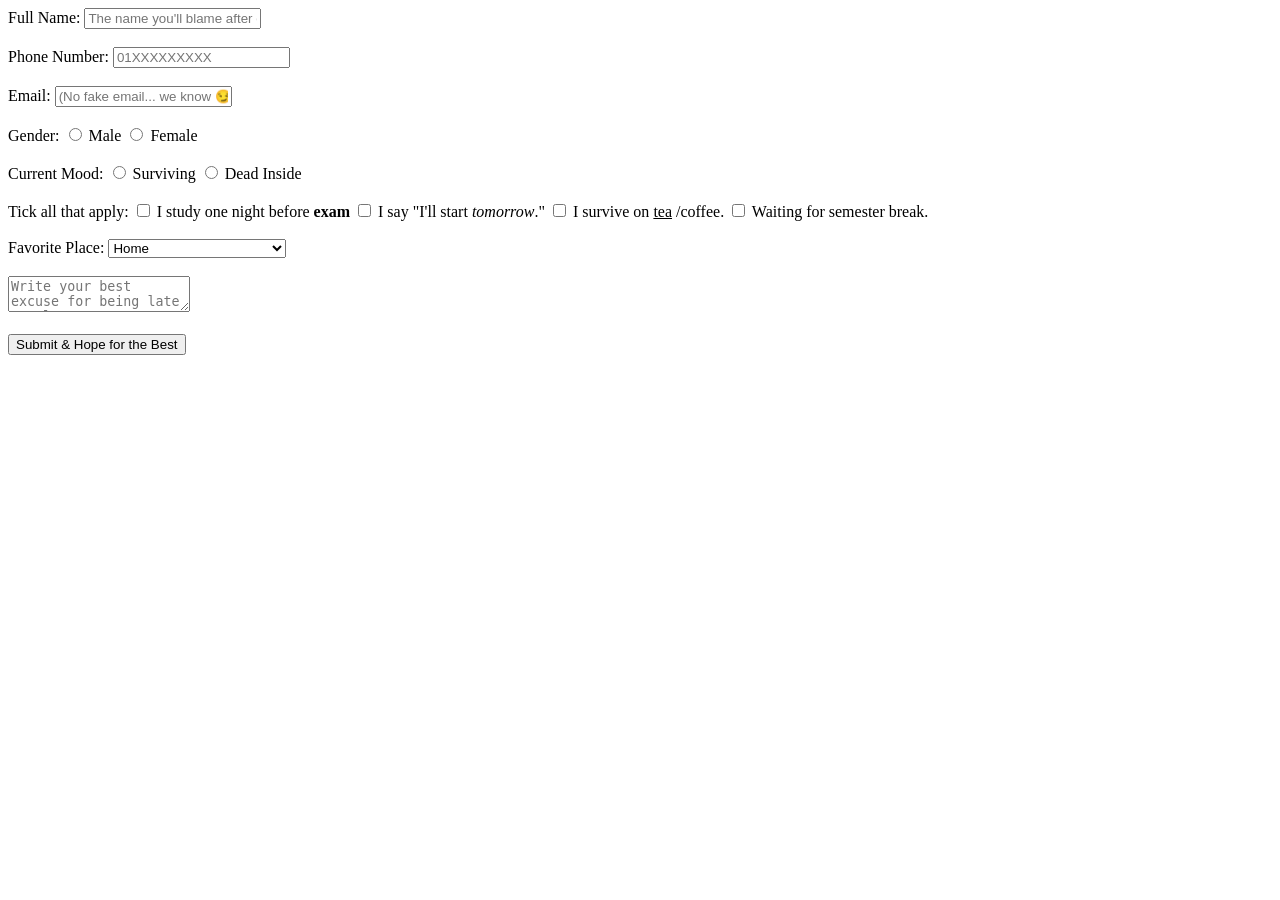
<file: form.htm>
<!DOCTYPE html>
<html lang="en">

<head>
    <meta charset="UTF-8">
    <meta name="viewport" content="width=device-width, initial-scale=1.0">
    <title>Survival Registration Form</title>
</head>

<body>

    <form action="index.htm" target="_blank" autocomplete="on" method="post">
        <label>Full Name:</label>
        <input type="text" name="fullname"
            placeholder="The name you'll blame after exam results">
        <br><br>
        <label>Phone Number:</label>
        <input type="tel" name="phone"
            placeholder="01XXXXXXXXX">

        <br><br>
        <label>Email:</label>
        <input type="email" name="email"
            placeholder="(No fake email... we know 😏):" required>
        <br><br>
        <label>Gender:</label>
        <input type="radio" name="gender" value="male"> Male
        <input type="radio" name="gender" value="female"> Female
        <br><br>
        <label>Current Mood:</label>
        <input type="radio" name="mood" value="alive"> Surviving
        <input type="radio" name="mood" value="dead"> Dead Inside
        <br><br>
        <label>Tick all that apply:</label>
        <input type="checkbox" name="habit1"> I study one night before <b>exam</b>
        <input type="checkbox" name="habit2"> I say "I'll start <i>tomorrow</i>."
        <input type="checkbox" name="habit3"> I survive on <u>tea</u> /coffee.
        <input type="checkbox" name="habit4"> Waiting for semester break.
        <br><br>
        <label>Favorite Place:</label>
        <select name="place">
            <option>Home</option>
            <option>College Canteen</option>
            <option>Gaming Setup</option>
            <option>Anywhere with Free Wi-Fi</option>
            <option>Under Lap in rainy season</option>
        </select>
        <br><br>
        <textarea name="excuse"
            placeholder="Write your best excuse for being late to class..."></textarea>
        <br><br>

        <button type="submit">Submit & Hope for the Best</button>

    </form>

</body>

</html>
</file>
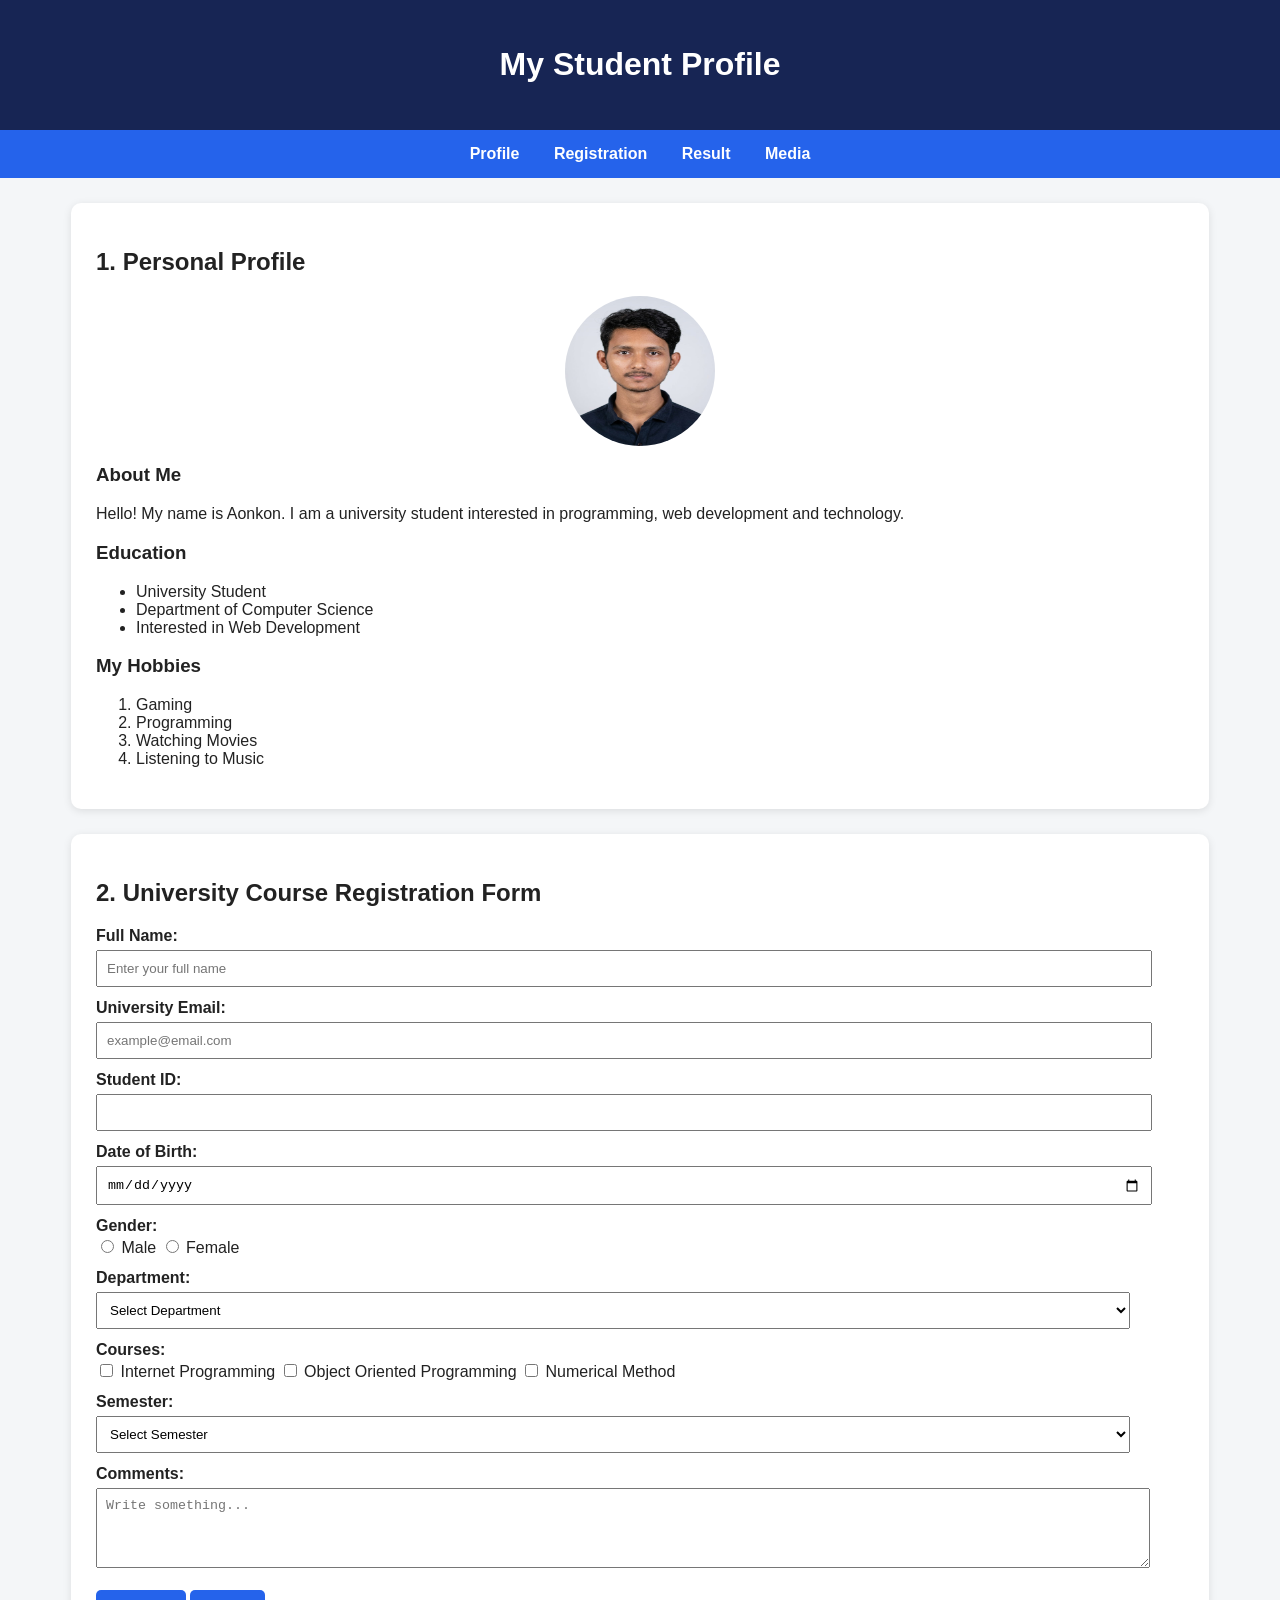
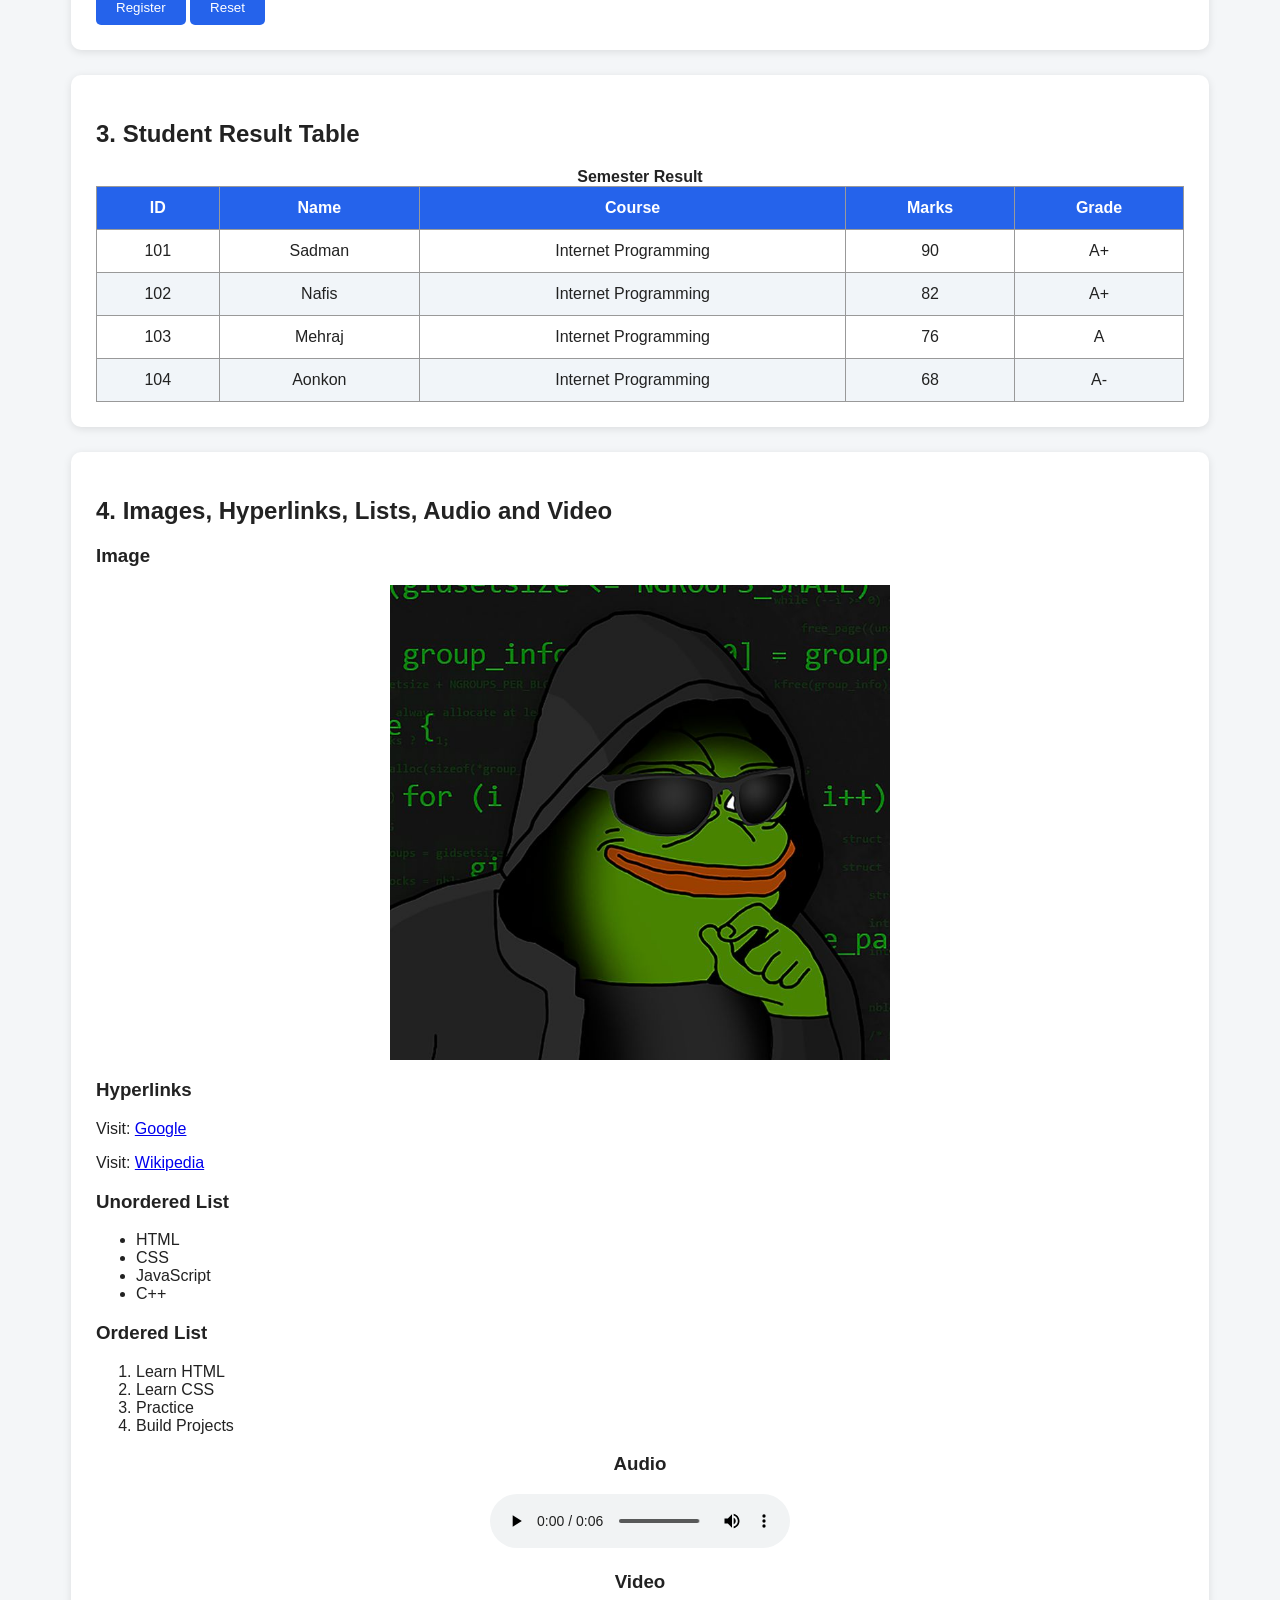
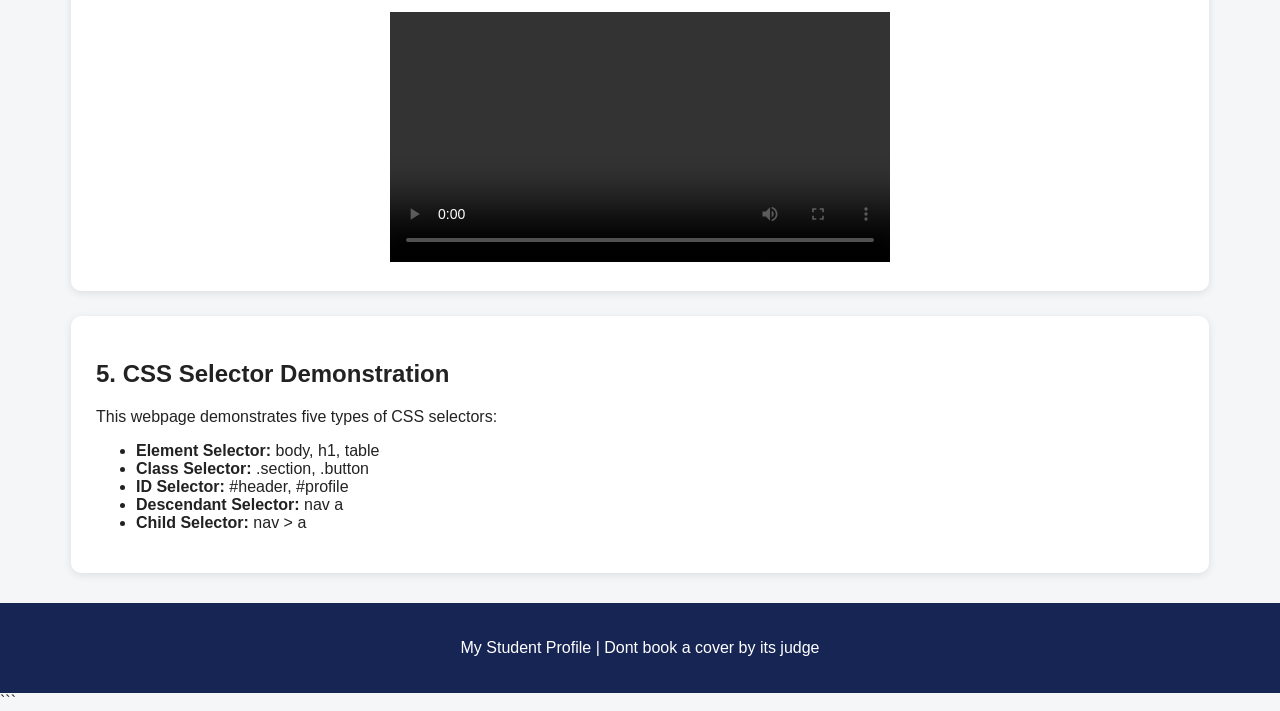
<file: Module 2/module2.htm>
<!DOCTYPE html>
<html lang="en">

<head>
    <meta charset="UTF-8">
    <meta name="viewport" content="width=device-width, initial-scale=1.0">
    <title>Module 2 Practical Tasks</title>
    <style>
        /*Element Selector*/
        body {
            font-family: Arial, sans-serif;
            margin: 0;
            background-color: #f4f6f8;
            color: #222;
        }
        h1 {
            text-align: center;
            color: #ffffff;
        }
        /*Class Selector*/
        .section {
            background-color: white;
            margin: 25px auto;
            padding: 25px;
            width: 85%;
            border-radius: 10px;
            box-shadow: 0 2px 8px rgba(0, 0, 0, 0.1);
        }
        .button {
            background-color: #2563eb;
            color: white;
            padding: 10px 20px;
            border: none;
            border-radius: 5px;
            cursor: pointer;
        }
        /*ID Selector*/
        #header {
            background-color: #172554;
            padding: 25px;
        }
        #profile-picture {
            width: 150px;
            height: 150px;
            border-radius: 50%;
        }
        /*Descendant Selector*/
        nav a {
            color: white;
            text-decoration: none;
            margin: 15px;
            font-weight: bold;
        }
        /*Child Selector*/
        nav > a:hover {
            color: #60a5fa;
        }
        nav {
            text-align: center;
            background-color: #2563eb;
            padding: 15px;
        }
        form label {
            display: block;
            margin-top: 12px;
            font-weight: bold;
        }
        form input,
        form select,
        form textarea {
            width: 95%;
            padding: 9px;
            margin-top: 5px;
        }
        form input[type="radio"],
        form input[type="checkbox"] {
            width: auto;
        }
        table {
            width: 100%;
            border-collapse: collapse;
            margin-top: 15px;
        }
        th,
        td {
            border: 1px solid #999;
            padding: 12px;
            text-align: center;
        }
        th {
            background-color: #2563eb;
            color: white;
        }
        tr:nth-child(even) {
            background-color: #f1f5f9;
        }
        img {
            display: block;
            margin: 15px auto;
        }
        .media {
            text-align: center;
        }
        footer {
            text-align: center;
            background-color: #172554;
            color: white;
            padding: 20px;
            margin-top: 30px;
        }
    </style>
</head>
<body>
    <!-- --------------- HEADER ------------->
    <header id="header">
        <h1>My Student Profile</h1>
    </header>
    <!-- .................. NAVIGATION ............. -->
    <nav>
        <a href="#profile">Profile</a>
        <a href="#registration">Registration</a>
        <a href="#result">Result</a>
        <a href="#media">Media</a>
    </nav>
    <main>
        <section class="section" id="profile">
            <h2>1. Personal Profile</h2>
            <img id="profile-picture"
                 src="me.jpeg"
                 alt="Student Profile Picture">
            <article>
                <h3>About Me</h3>
                <p>
                    Hello! My name is Aonkon. I am a university student
                    interested in programming, web development and technology.
                </p>
            </article>
            <section>
                <h3>Education</h3>
                <ul>
                    <li>University Student</li>
                    <li>Department of Computer Science</li>
                    <li>Interested in Web Development</li>
                </ul>
            </section>
            <aside>
                <h3>My Hobbies</h3>
                <ol>
                    <li>Gaming</li>
                    <li>Programming</li>
                    <li>Watching Movies</li>
                    <li>Listening to Music</li>
                </ol>
            </aside>

        </section>
        <section class="section" id="registration">
            <h2>2. University Course Registration Form</h2>
            <form>
                <label for="name">Full Name:</label>
                <input type="text"
                       id="name"
                       name="name"
                       placeholder="Enter your full name"
                       required>
                <label for="email">University Email:</label>
                <input type="email"
                       id="email"
                       name="email"
                       placeholder="example@email.com"
                       required>
                <label for="student-id">Student ID:</label>
                <input type="number"
                       id="student-id"
                       name="student-id"
                       min="1"
                       required>
                <label for="dob">Date of Birth:</label>
                <input type="date"
                       id="dob"
                       name="dob"
                       required>
                <label>Gender:</label>
                <input type="radio"
                       name="gender"
                       value="male"
                       required>
                Male
                <input type="radio"
                       name="gender"
                       value="female">
                Female
                <label for="department">Department:</label>
                <select id="department"
                        name="department"
                        required>
                    <option value="">Select Department</option>
                    <option value="cse">Computer Science</option>
                    <option value="eee">Electrical Engineering</option>
                    <option value="civil">Civil Engineering</option>
                    <option value="me">Mechanical Engineering</option>
                </select>
                <label>Courses:</label>
                <input type="checkbox"
                       name="course"
                       value="internet">
                Internet Programming
                <input type="checkbox"
                       name="course"
                       value="oop">
                Object Oriented Programming
                <input type="checkbox"
                       name="course"
                       value="nm">
                Numerical Method
                <label for="semester">Semester:</label>
                <select id="semester"
                        name="semester"
                        required>
                    <option value="">Select Semester</option>
                    <option value="1">1st Semester</option>
                    <option value="2">2nd Semester</option>
                    <option value="3">3rd Semester</option>
                    <option value="4">4th Semester</option>
                    <option value="5">5th Semester</option>
                    <option value="6">6th Semester</option>
                    <option value="7">7th Semester</option>
                    <option value="8">8th Semester</option>
                </select>
                <label for="comments">Comments:</label>
                <textarea id="comments"
                          name="comments"
                          rows="4"
                          placeholder="Write something..."></textarea>

                <br><br>
                <button class="button" type="submit">
                    Register
                </button>
                <button class="button" type="reset">
                    Reset
                </button>
            </form>
        </section>
        
        <section class="section" id="result">
            <h2>3. Student Result Table</h2>
            <table>
                <caption>
                    <strong>Semester Result</strong>
                </caption>
                <thead>
                    <tr>
                        <th>ID</th>
                        <th>Name</th>
                        <th>Course</th>
                        <th>Marks</th>
                        <th>Grade</th>
                    </tr>
                </thead>
                <tbody>
                    <tr>
                        <td>101</td>
                        <td>Sadman</td>
                        <td>Internet Programming</td>
                        <td>90</td>
                        <td>A+</td>
                    </tr>
                    <tr>
                        <td>102</td>
                        <td>Nafis</td>
                        <td>Internet Programming</td>
                        <td>82</td>
                        <td>A+</td>
                    </tr>
                    <tr>
                        <td>103</td>
                        <td>Mehraj</td>
                        <td>Internet Programming</td>
                        <td>76</td>
                        <td>A</td>
                    </tr>
                    <tr>
                        <td>104</td>
                        <td>Aonkon</td>
                        <td>Internet Programming</td>
                        <td>68</td>
                        <td>A-</td>
                    </tr>
                </tbody>
            </table>
        </section>
        
        <section class="section" id="media">
            <h2>4. Images, Hyperlinks, Lists, Audio and Video</h2>
            <h3>Image</h3>
            <img src="hawkar.jpeg"
                 alt="Sample Image"
                 width="500">


            <h3>Hyperlinks</h3>
            <p>
                Visit:
                <a href="https://www.google.com"
                   target="_blank">
                    Google
                </a>
            </p>
            <p>
                Visit:
                <a href="https://www.wikipedia.org"
                   target="_blank">
                    Wikipedia
                </a>
            </p>
            <h3>Unordered List</h3>
            <ul>
                <li>HTML</li>
                <li>CSS</li>
                <li>JavaScript</li>
                <li>C++</li>
            </ul>
            <h3>Ordered List</h3>
            <ol>
                <li>Learn HTML</li>
                <li>Learn CSS</li>
                <li>Practice</li>
                <li>Build Projects</li>
            </ol>
            <div class="media">
                <h3>Audio</h3>
                <audio controls>
                    <source src="water.mp3" type="audio/mpeg">
                    Your browser does not support audio.
                </audio>
                <h3>Video</h3>
                <video width="500" controls>
                    <source src="final_2.mp4"
                            type="video/mp4">

                    Your browser does not support video.
                </video>
            </div>
        </section>
        
        <section class="section">
            <h2>5. CSS Selector Demonstration</h2>
            <p>
                This webpage demonstrates five types of CSS selectors:
            </p>
            <ul>
                <li><strong>Element Selector:</strong> body, h1, table</li>
                <li><strong>Class Selector:</strong> .section, .button</li>
                <li><strong>ID Selector:</strong> #header, #profile</li>
                <li><strong>Descendant Selector:</strong> nav a</li>
                <li><strong>Child Selector:</strong> nav &gt; a</li>
            </ul>
        </section>
    </main>
    <footer>
       <p>
             My Student Profile | Dont book a cover by its judge
        </p>
    </footer>
</body>
</html>
```
</file>
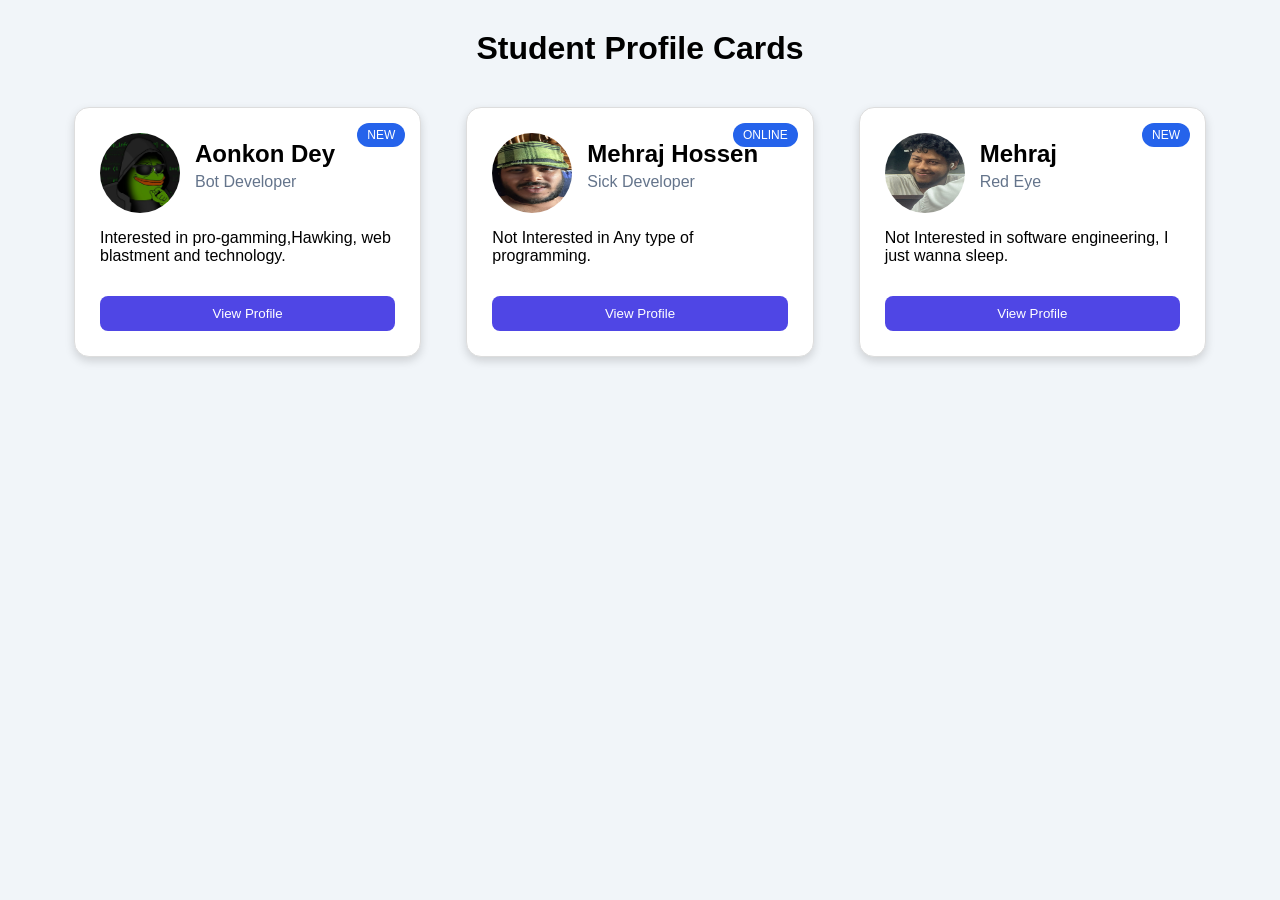
<file: Module 4/any.htm>
<!DOCTYPE html>
<html lang="en">

<head>

    <meta charset="UTF-8">

    <meta name="viewport"
          content="width=device-width, initial-scale=1.0">

    <title>Responsive Profile Cards</title>

    <style>
        * {
            box-sizing: border-box;
        }
        body {
            margin: 0;
            font-family: Arial, sans-serif;
            background-color: #f1f5f9;
        }
        h1 {
            text-align: center;
            margin: 30px;
        }

        .card-container {
            display: grid;
            grid-template-columns: repeat(3, 1fr);
            gap: 25px;
            width: 90%;
            margin: 30px auto;
        }

        .card {
            background-color: white;
            padding: 25px;
            margin: 10px;
            border: 1px solid #ddd;
            border-radius: 15px;
            box-shadow: 0 4px 10px rgba(0, 0, 0, 0.15);
            position: relative;
        }

        .badge {
            position: absolute;
            top: 15px;
            right: 15px;
            background-color: #2563eb;
            color: white;
            padding: 5px 10px;
            border-radius: 20px;
            font-size: 12px;
        }

        .profile {
            display: flex;
            align-items: center;
            gap: 15px;
        }

        .profile img {
            width: 80px;
            height: 80px;
            border-radius: 50%;
        }

        .info h2 {
            margin: 0;
        }
        .info p {
            margin-top: 5px;
            color: #64748b;
        }

        .button {
            width: 100%;
            padding: 10px;
            margin-top: 15px;
            border: none;
            border-radius: 8px;
            background-color: #4f46e5;
            color: white;
        }

        @media (max-width: 768px) {
            .card-container {
                grid-template-columns: 1fr;
            }
        }
    </style>
</head>
<body>
    <h1>Student Profile Cards</h1>
    <!-- GRID CONTAINER -->
    <div class="card-container">
        <!-- CARD 1 -->
        <div class="card">
            <span class="badge">
                NEW
            </span>
            <div class="profile">
                <img src="Aonkon.jpeg"
                     alt="Profile">
                <div class="info">
                    <h2>Aonkon Dey</h2>
                    <p>Bot Developer</p>
                </div>
            </div>
            <p>
                Interested in pro-gamming,Hawking,
                web blastment and technology.
            </p>
            <button class="button">
                View Profile
            </button>
        </div>
        <!-- CARD 2 -->

        <div class="card">

            <span class="badge">
                ONLINE
            </span>
            <div class="profile">
                <img src="Sadman.jpeg"
                     alt="Profile">
                <div class="info">
                    <h2>Mehraj Hossen</h2>
                    <p>Sick Developer</p>
                </div>
            </div>
            <p>
                Not Interested in Any type of programming.
            </p>
            <button class="button">
                View Profile
            </button>
        </div>
        <!-- CARD 3 -->
        <div class="card">
            <span class="badge">
                NEW
            </span>
            <div class="profile">
                <img src="Mehraj.jpeg"
                     alt="Profile">
                <div class="info">
                    <h2>Mehraj</h2>
                    <p>Red Eye</p>
                </div>
            </div>
            <p>
                Not Interested in software engineering,
                I just wanna sleep.
            </p>
            <button class="button">
                View Profile
            </button>
        </div>
    </div>
</body>
</html>
</file>
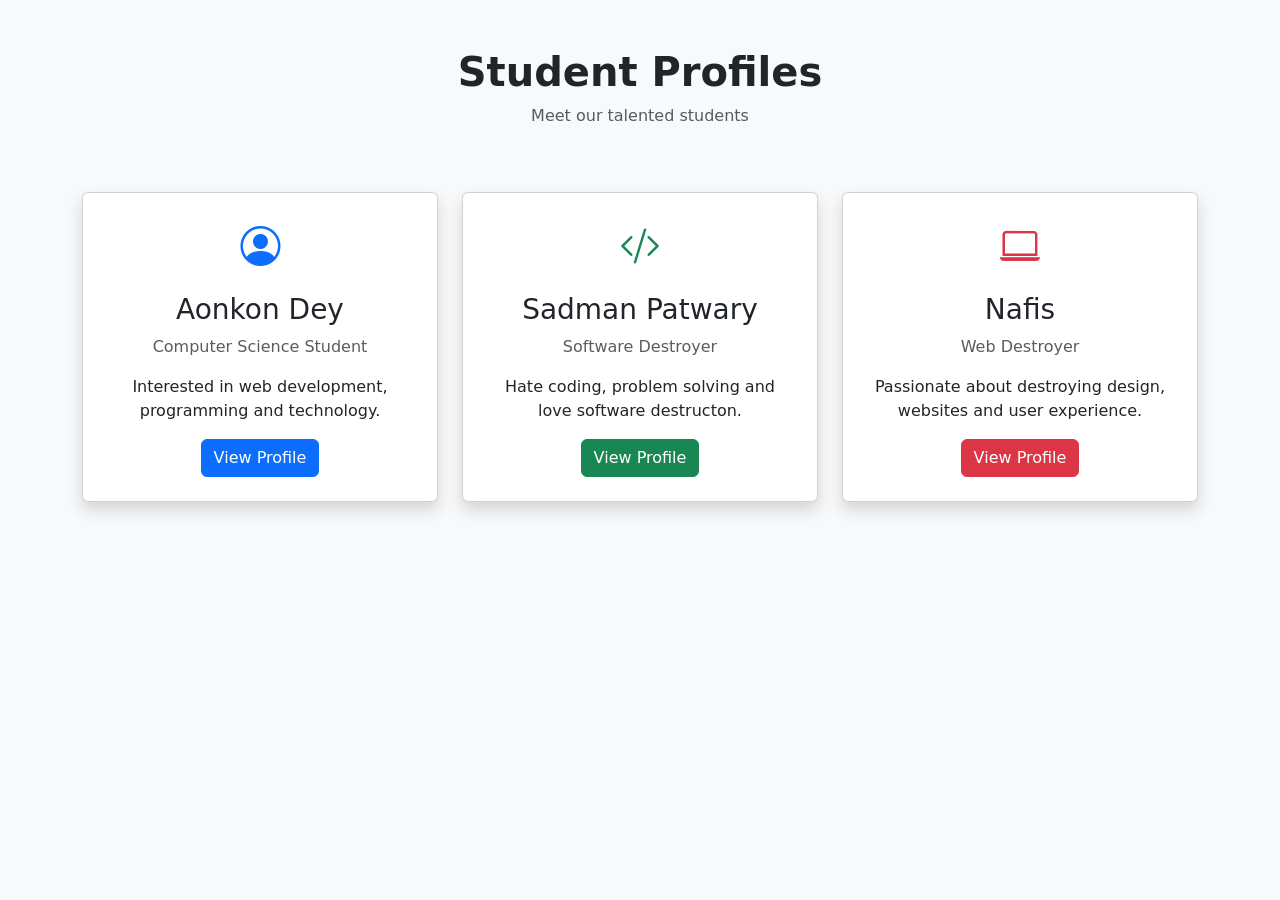
<file: Module 5/module5.htm>
<!DOCTYPE html>
<html lang="en">
<head>
    <meta charset="UTF-8">
    <meta name="viewport" content="width=device-width, initial-scale=1.0">

    <title>Student Profiles</title>
    <link href="https://cdn.jsdelivr.net/npm/bootstrap@5.3.3/dist/css/bootstrap.min.css" rel="stylesheet">
</head>
<body class="bg-light">

    <div class="container text-center py-5">
        <h1 class="fw-bold">Student Profiles</h1>
        <p class="text-muted">
            Meet our talented students
        </p>
    </div>

    <div class="container">
        <div class="row g-4">
            <div class="col-12 col-md-4">
                <div class="card shadow rounded h-100">
                    <div class="card-body text-center p-4">
                        <div class="mb-3">
                            <i class="bi bi-person-circle fs-1 text-primary"></i>
                        </div>
                        <h3 class="card-title">
                            Aonkon Dey
                        </h3>
                        <p class="text-muted">
                            Computer Science Student
                        </p>
                        <p class="card-text">
                            Interested in web development,
                            programming and technology.
                        </p>
                        <button class="btn btn-primary">
                            View Profile
                        </button>
                    </div>
                </div>
            </div>

            <div class="col-12 col-md-4">
                <div class="card shadow rounded h-100">
                    <div class="card-body text-center p-4">
                        <div class="mb-3">
                            <i class="bi bi-code-slash fs-1 text-success"></i>
                        </div>
                        <h3 class="card-title">
                            Sadman Patwary
                        </h3>
                        <p class="text-muted">
                            Software Destroyer
                        </p>
                        <p class="card-text">
                            Hate coding, problem solving
                            and love software destructon.
                        </p>
                        <button class="btn btn-success">
                            View Profile
                        </button>
                    </div>
                </div>
            </div>

            <div class="col-12 col-md-4">
                <div class="card shadow rounded h-100">
                    <div class="card-body text-center p-4">
                        <div class="mb-3">
                            <i class="bi bi-laptop fs-1 text-danger"></i>
                        </div>
                        <h3 class="card-title">
                            Nafis
                        </h3>
                        <p class="text-muted">
                            Web Destroyer
                        </p>
                        <p class="card-text">
                            Passionate about destroying design,
                            websites and user experience.
                        </p>
                        <button class="btn btn-danger">
                            View Profile
                        </button>
                    </div>
                </div>
            </div>
        </div>
    </div>

    <link rel="stylesheet"
          href="https://cdn.jsdelivr.net/npm/bootstrap-icons@1.11.3/font/bootstrap-icons.min.css">
</body>
</html>
</file>
